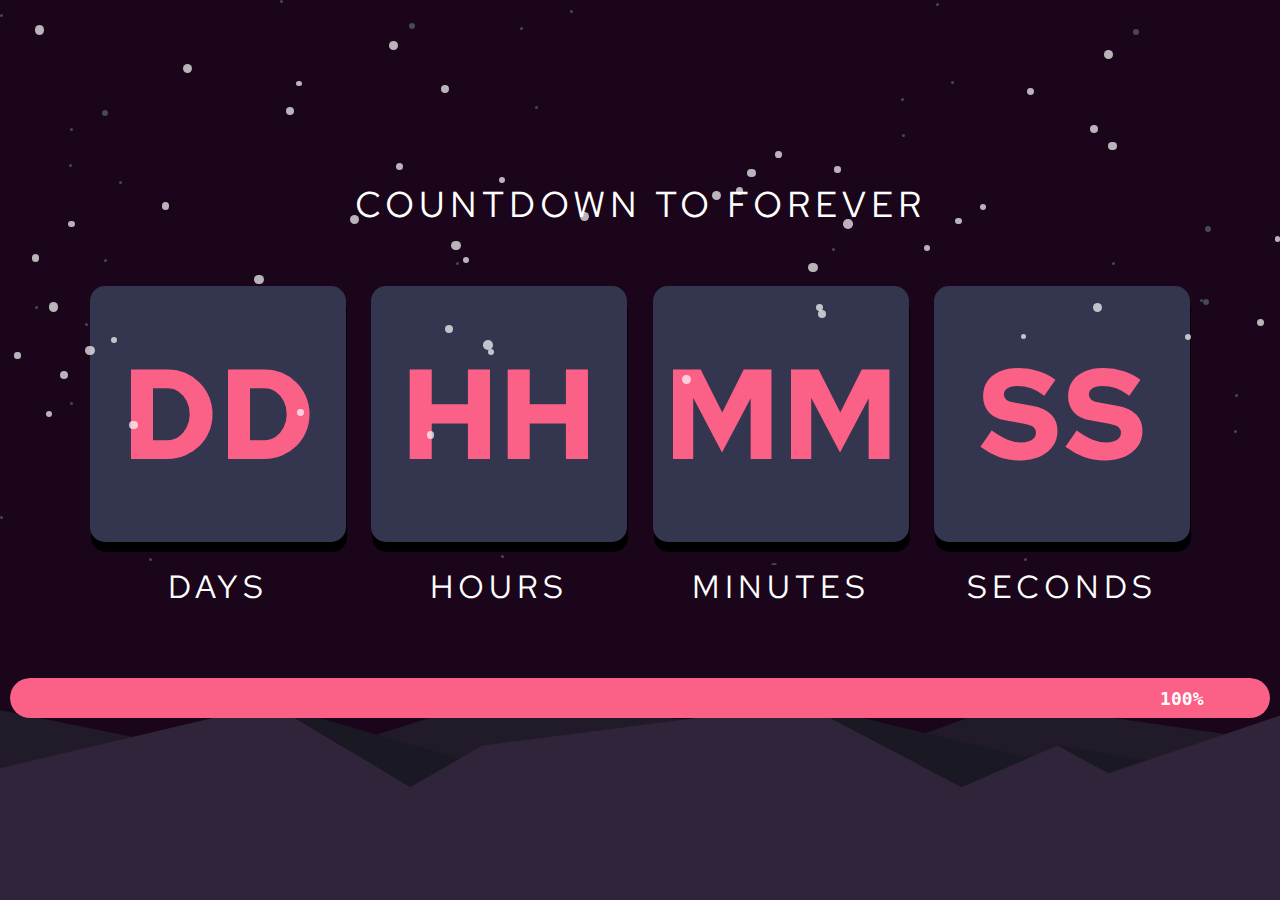
<file: index.html>
<!DOCTYPE html>
<html lang="en">

<head>
  <meta charset="UTF-8">
  <meta name="viewport" content="width=device-width, initial-scale=1.0">
  <title>Our Story in the Making</title>

  <link rel="icon" type="image/png" sizes="32x32" href="./images/favicon-32x32.png">
  <link rel="stylesheet" href="./styles.css">
  <link rel="preconnect" href="https://fonts.googleapis.com">
  <link rel="preconnect" href="https://fonts.gstatic.com" crossorigin>
  <link href="https://fonts.googleapis.com/css2?family=Red+Hat+Text:wght@700&display=swap" rel="stylesheet">
</head>

<body>
  <div class="main-container">
    <div id="banner" class="">
      <span>COUNTDOWN TO FOREVER</span>
    </div>
    <div class="timer-box">
      <div class="day-box">
        <div class="cutout cutout1"></div>
        <div class="cutout cutout2"></div>
        <div id="days" class="timer">
          DD
        </div>
        <div class="line"></div>
        <div class="time-stamp">DAYS</div>
      </div>
      <div class="hour-box">
        <div class="cutout cutout1"></div>
        <div class="cutout cutout2"></div>
        <div id="hours" class="timer">
          HH
        </div>
        <div class="line"></div>
        <div class="time-stamp">HOURS</div>
      </div>
      <div class="minute-box">
        <div class="cutout cutout1"></div>
        <div class="cutout cutout2"></div>
        <div id="minutes" class="timer">
          MM
        </div>
        <div class="line"></div>
        <div class="time-stamp">MINUTES</div>
      </div>
      <div class="second-box">
        <div class="cutout cutout1"></div>
        <div class="cutout cutout2"></div>
        <div id="seconds" class="timer">
          SS
        </div>
        <div class="line"></div>
        <div class="time-stamp">SECONDS</div>
      </div>
    </div>

    <div class="progress-bar">
      <div class="progress-bar-fill" id="progressFill"></div>
      <span class="progress-percentage" id="progressPercentage">0%</span>
  </div>
  </div>


  <div class="snow" id="snowContainer"></div>

  <script>
    var days, hours, minutes, seconds;
    const futureDate = new Date(2025, 3, 25, 19, 0, 0).getTime();
    var daysCount = document.getElementById("days"),
      hoursCount = document.getElementById("hours"),
      minutesCount = document.getElementById("minutes"),
      secondsCount = document.getElementById("seconds");

    setInterval(() => {
      var currentDate = new Date().getTime();
      var distance = futureDate - currentDate;
      days = Math.floor(distance / (1000 * 60 * 60 * 24));
      hours = Math.floor((distance % (1000 * 60 * 60 * 24)) / (1000 * 60 * 60));
      minutes = Math.floor((distance % (1000 * 60 * 60)) / (1000 * 60));
      seconds = Math.floor((distance % (1000 * 60)) / 1000);
      daysCount.innerHTML = days;
      hoursCount.innerHTML = hours;
      minutesCount.innerHTML = minutes;
      secondsCount.innerHTML = seconds;
    }, 1000)

    setTimeout(() => {
      // Snowfall animation
      const snowContainer = document.getElementById('snowContainer');
      const numSnowflakes = 50; // Adjust number of snowflakes

      for (let i = 0; i < numSnowflakes; i++) {
          const snowflake = document.createElement('div');
          snowflake.classList.add('snowflake');
          snowflake.style.left = `${Math.random() * 100}%`; // Random horizontal position
          snowflake.style.animationDelay = `${Math.random() * 2}s`; // Random animation delay
          snowflake.style.animationDuration = `${Math.random() * 5 + 3}s`; // Random animation duration
          snowflake.style.top = `${Math.random() * 50}vh`; // Random vertical start position
          snowflake.style.width = `${Math.random() * 5 + 5}px`; // Random size
          snowflake.style.height = snowflake.style.width;
          snowContainer.appendChild(snowflake);
      }
    }, 500);

        // ... (Progress and timer JavaScript code from previous response)
        const progressFill = document.getElementById('progressFill');
        const progressPercentage = document.getElementById('progressPercentage');

        const startDate = new Date('2024-11-15'); // November 15, 2024
        const endDate = new Date('2025-04-25T19:00:00'); // April 25, 2025, 7 PM

        function updateProgress() {
            const now = new Date();
            const totalTime = endDate.getTime() - startDate.getTime();
            const elapsedTime = now.getTime() - startDate.getTime();

            const progress = Math.min(1, elapsedTime / totalTime); // Ensure progress doesn't exceed 100%
            const percentage = Math.round(progress * 100);

            progressFill.style.width = `${percentage}%`;
            progressPercentage.textContent = `${percentage}%`;
            progressPercentage.style.left = `${percentage - 7}%`;
        }

        updateProgress(); // Initial update
        const interval = setInterval(updateProgress, 60 * 1000); 
  </script>
</body>

</html>
</file>
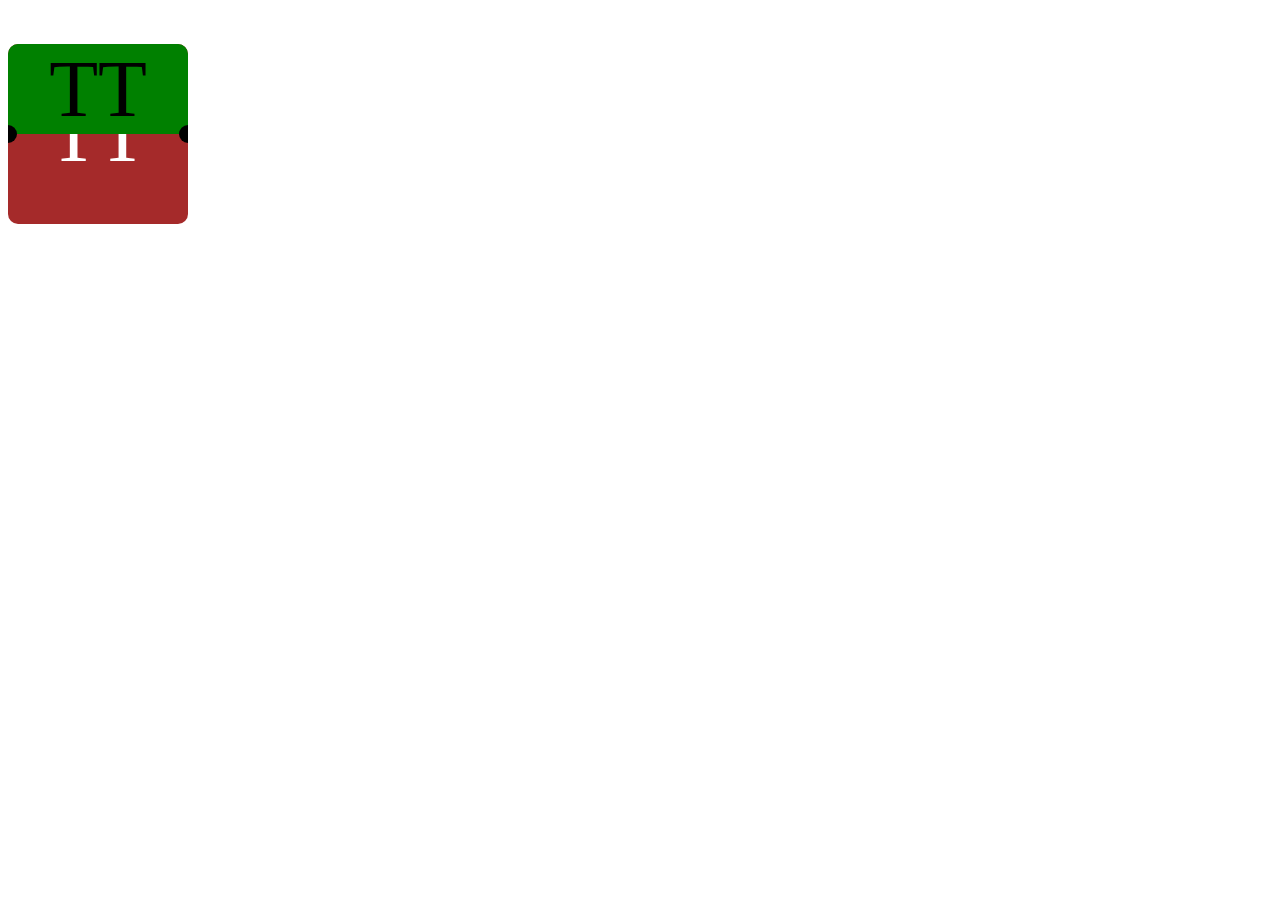
<file: index2.html>
<!DOCTYPE html>
<html lang="en">
<head>
    <meta charset="UTF-8">
    <meta http-equiv="X-UA-Compatible" content="IE=edge">
    <meta name="viewport" content="width=device-width, initial-scale=1.0">
    <link rel="stylesheet" href="./styles2.css">
    <title>Document</title>
</head>
<body>
    <div class="cutout cutout1"></div>
    <div class="cutout cutout2"></div>
    <div class="top-panel panel">
        TT
    </div>
    <div class="background">
        TT
    </div>

    </div>
</body>
</html>
</file>
<file: styles.css>
* {
  margin: 0px;
  padding: 0px;
  box-sizing: border-box;
  background-color: rgb(26, 5, 26);
}
.main-container {
  height: 100vh;
  width: 100vw;
  display: flex;
  flex-direction: column;
  justify-content: flex-start;
  align-items: center;
  background: url("./images/bg-stars.svg") no-repeat fixed,
    url("./images/pattern-hills.svg") center bottom no-repeat;
}
#banner {
  min-width: 80vw;
  text-align: center;
  margin-top: 20vh;
  margin-bottom: 5vh;
  color: white;
  font-family: 'Red Hat Text', sans-serif;
  font-size: 4vh;
  letter-spacing: 5px;
}
.timer-box {
  background-color: transparent;
  display: flex;
  justify-content: center;
  align-items: center;
}
.timer {
  display: flex;
  justify-content: center;
  align-items: center;
  margin: 1vh;
  border-radius: 15px;
  filter: drop-shadow(hsl(0, 0%, 0%) 1px 10px 0px);
  background-color: hsl(236, 21%, 26%);
  height: 20vh;
  width: 20vh;
  font-size: 8vh;
  font-family: 'Red Hat Text', sans-serif;
  font-weight: 700;
  color: hsl(345, 95%, 68%);
/* 
  animation-name: arrow;
  animation-duration: 2s;
  animation-fill-mode: forwards;
  animation-iteration-count: infinite;
  animation-timing-function: linear; */
}
.day-box, .hour-box, .minute-box, .second-box{
  display: flex;
  flex-direction: column;
  justify-content: center;
  align-items: center;
  flex-shrink: 1;
  background-color: transparent;
}

.time-stamp {
  /* width: 20vh; */
  text-align: center;
  color: white;
  font-family: 'Red Hat Text', sans-serif;
  font-size: 14px;
  letter-spacing: 5px;
  margin: 10px;
}


.line{
  position: relative;
  bottom: 11vh;
  background-color: rgba(53, 53, 53, 0.685);
  width: 20vh;
  height: 1px;
}

.cutout{
  position: relative;
  width:1.2vh;
  height:2vh;
  background-color: black;
  z-index: 100;
}

.cutout1{
  border-top-right-radius: 1vh;
  border-bottom-right-radius: 1vh;
  right: 9.5vh;
  top: 14vh;

}

.cutout2{
  border-top-left-radius: 1vh;
  border-bottom-left-radius: 1vh;
  left: 9.4vh;
  top: 12vh;
}



@keyframes arrow {
    0% {
      /* left: 0%; */
      transform: rotateX(0deg);
    }
    50% {
      /* left: 90%; */
      transform: rotateX(90deg);
    }
    /* 99% {
      transform: rotateX(180deg);
    } */
    100% {
      /* left: 0%; */
      transform: rotateX(0deg);
    }
  }

@media (max-width:1280px) {
  .timer{
    width: 20vw;
    height: 20vw;
    margin: 1vw;
    font-size: 10vw;
  }

  .time-stamp{
    max-width: 20vw;
    font-size: 2.5vw;
  }

  .line{
    width: 20vw;
    display: none;
  }

  .cutout1, .cutout2{
    display: none;
  }
}

  /* Snowfall animation */
  .snow {
    position: absolute;
    top: -10px;
    left: 0;
    width: 100%;
    height: 100%;
    pointer-events: none; /* Allow clicks to pass through */
    z-index: 10; /* Ensure snow is on top */
    background: transparent;
    overflow: hidden;
}

.snowflake {
    position: absolute;
    width: 10px;
    height: 10px;
    background-color: white;
    border-radius: 50%;
    animation: snowfall 5s linear infinite; /* Adjust animation duration */
    opacity: 0.7; /* Adjust opacity */
}

@keyframes snowfall {
    0% {
        transform: translateY(-10px);
        opacity: 0;
    }
    30% {
        opacity: 1;
    }
    70% {
      opacity: 0.5;
    }
    100% {
        transform: translateY(100vh);
        opacity: 0;
    }
}

.progress-bar {
  width: calc(100% - 20px); /* Full width on mobile */
  height: 40px;
  background-color: rgba(255, 255, 255, 0.2);
  border-radius: 20px;
  overflow: hidden;
  margin: 60px 10px 15px;
  position: relative;
}

.progress-bar-fill {
  height: 100%;
  width: 0;
  background-color: hsl(345, 95%, 68%); /* Teal progress color */
  border-radius: 20px;
  transition: width 0.8s ease-out; /* Smoother transition */
}

.progress-percentage {
  position: absolute;
  top: 50%;
  left: 7%;
  transform: translate(-50%, -50%);
  color: #fff;
  font-size: 18px;
  font-weight: 700;
  font-family: 'Roboto Mono', monospace; /* Monospace font for percentage */
  background: transparent;
}
</file>
<file: styles2.css>
.background{
    position: relative;
    bottom:10vh;
    width: 20vh;
    height: 20vh;
    background-color: brown;
    border-radius: 10px;
    z-index: -300;


    color: white;
    font-size: 5rem;


    display: flex;
    justify-content: center;
    align-items: center;
}

.time-text{
    position: relative;
    top: 5vh;
    overflow: clip;
}

/* .time-box{
    position: relative;
    bottom: 20vh;
    width: 20vh;
    height: 20vh;
    background-color: green;
    border-radius: 10px;
    color: black;
    font-size: 5rem;


    display: flex;
    justify-content: center;
    align-items: center;
} */

.panel{
    position: relative;
    width: 19.5vh;
    height: 9.75vh;
    background-color: brown;
    z-index: 80;
}

.top-panel{
    position: relative;
    /* bottom: 20vh; */
    /* padding-top: 5vh; */
    /* line-height: 10vh; */
    width: 20vh;
    height: 10vh;
    background-color: green;
    /* border-radius: 10px; */
    color: black;
    font-size: 5rem;


    display: flex;
    justify-content: center;
    align-items: flex-start;

    border-top-left-radius: 10px;
    border-top-right-radius: 10px;
    /* border: 1px solid black; */
    /* top:20vh; */
    
  animation-name: arrow;
  animation-duration: 1s;
  animation-fill-mode: none;
  animation-iteration-count: infinite;
}


.cutout{
    position: relative;
    width:1vh;
    height:2vh;
    /* border-radius: 1vh; */
    background-color: black;
    z-index: 100;
}

.cutout1{
    border-top-right-radius: 1vh;
    border-bottom-right-radius: 1vh;
    top: 13vh;
}

.cutout2{
    border-top-left-radius: 1vh;
    border-bottom-left-radius: 1vh;
    top:11vh;
    left:19vh;
}



@keyframes arrow {
    0% {
      transform-origin: bottom;
      transform: rotateX(0deg);
    }
    100% {
        transform-origin: bottom;
      transform: rotateX(90deg);
    }
    /* 100% {
        transform-origin: bottom;
      transform: rotateX(0deg);
    } */
  }
</file>
